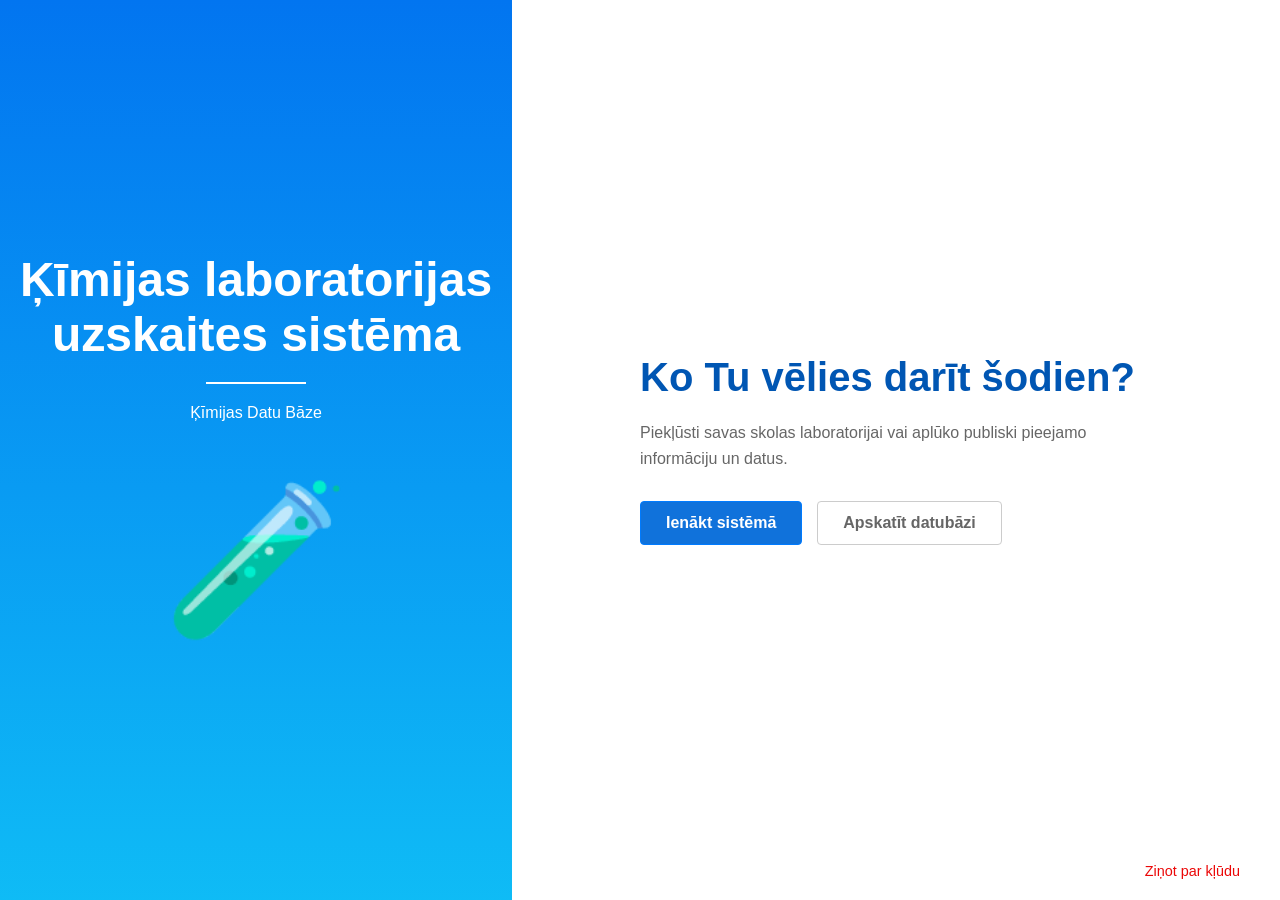
<file: index.html>
<!DOCTYPE html>
<html lang="lv">
<head>
    <meta charset="UTF-8">
    <meta name="viewport" content="width=device-width, initial-scale=1.0">
    <title>Ķīmijas laboratorijas uzskaites sistēma - Sākums</title>
    <link rel="stylesheet" href="css/style.css">
</head>


<body>
    <div class="split-screen">
        <div class="left-side">
            <div class="left-content">
                <h1>Ķīmijas laboratorijas uzskaites sistēma</h1>
                <div class="line"></div>
                <p>Ķīmijas Datu Bāze</p>
                <div class="illustration">🧪</div> 
            </div>
        </div>

        <div class="right-side">
            <div class="right-content">
                <h2>Ko Tu vēlies darīt šodien?</h2>
                <p>Piekļūsti savas skolas laboratorijai vai aplūko publiski pieejamo informāciju un datus.</p>
                
                <div class="button-container">
                    <a href="login.html" class="btn btn-filled">Ienākt sistēmā</a>
                    <a href="database.html" class="btn btn-outline">Apskatīt datubāzi</a>
                </div>
            </div>
            <div class="bottom-link">
                <a href="#">Ziņot par kļūdu</a>
            </div>
        </div>
    </div>
</body>
</html>
</file>
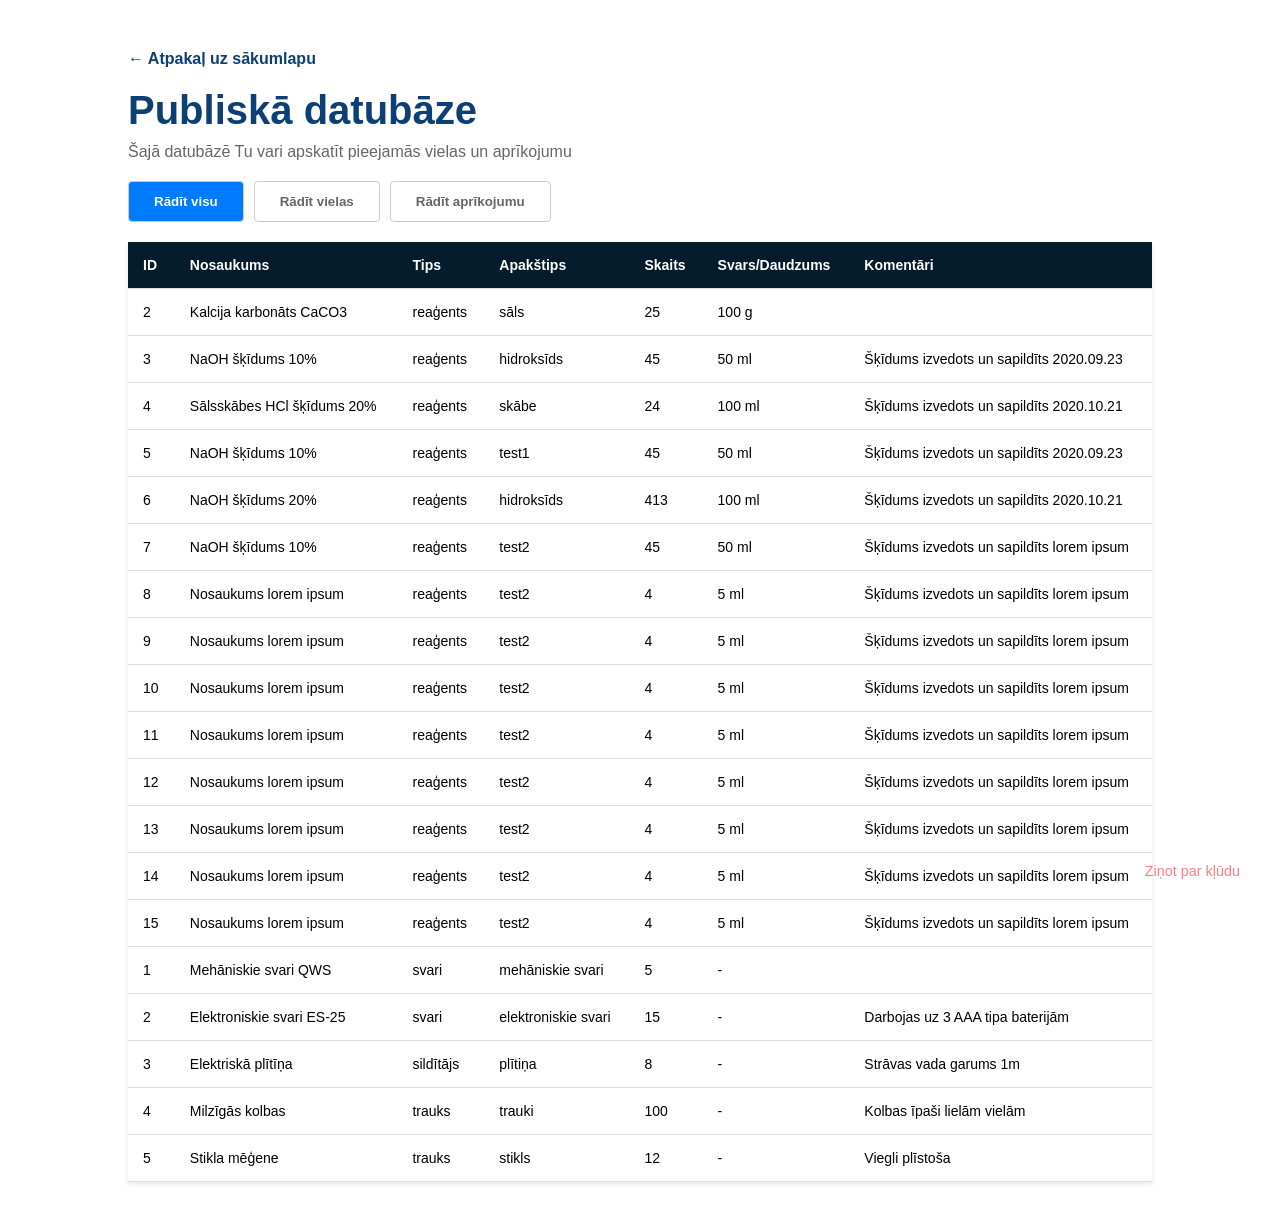
<file: database.html>
<!DOCTYPE html>
<html lang="lv">
<head>
    <meta charset="UTF-8">
    <meta name="viewport" content="width=device-width, initial-scale=1.0">
    <title>Publiskā datubāze</title>
    <link rel="stylesheet" href="css/style.css">

    <style>
        .db-container { padding: 50px 10%; }
        .filter-group { margin: 20px 0; display: flex; gap: 10px; }
        .active-filter { background-color: #007bff !important; color: white !important; }
        .data-table { width: 100%; border-collapse: collapse; margin-top: 20px; box-shadow: 0 2px 5px rgba(0,0,0,0.1); }
        .data-table thead tr { background-color: #051c2c; color: white; text-align: left; }
        .data-table th, .data-table td { padding: 15px; border-bottom: 1px solid #ddd; font-size: 14px; }
        .data-table tbody tr:hover { background-color: #f5f5f5; }
        .back-link { text-decoration: none; color: #0c3f75; font-weight: bold; }
    </style>
</head>

<body>
    <div class="db-container">
        <a href="index.html" class="back-link">← Atpakaļ uz sākumlapu</a>

        <div class="header-section">
            <h2 style="color: #0c3f75; font-size: 2.5rem; margin-bottom: 10px;">Publiskā datubāze</h2>
            <p style="color: #666;">Šajā datubāzē Tu vari apskatīt pieejamās vielas un aprīkojumu</p>
        </div>

        <div class="filter-group">
            <button id="show-all" class="btn btn-outline active-filter">Rādīt visu</button>
            <button id="show-vielas" class="btn btn-outline">Rādīt vielas</button>
            <button id="show-inventars" class="btn btn-outline">Rādīt aprīkojumu</button>
        </div>

        <table class="data-table">
            <thead>
                <tr>
                    <th>ID</th>
                    <th>Nosaukums</th>
                    <th>Tips</th>
                    <th>Apakštips</th>
                    <th>Skaits</th>
                    <th>Svars/Daudzums</th>
                    <th>Komentāri</th>
                </tr>
            </thead>
            <tbody id="table-body">
                </tbody>
        </table>

        <div class="bottom-link" style="margin-top: 30px;">
            <a href="#" style="color: #ff7f7f; text-decoration: none;">Ziņot par kļūdu</a>
        </div>
    </div>

<script>
    async function loadData() {
        try {
            const responseV = await fetch('vielas.json');
            const vielas = await responseV.json();

            const responseI = await fetch('inventars.json');
            const inventars = await responseI.json();

            const tableBody = document.getElementById('table-body');
            const buttons = document.querySelectorAll('.filter-group .btn');

            function renderTable(data) {
                tableBody.innerHTML = ''; 
                data.forEach(item => {
                    const weight = item.daudzums ? `${item.daudzums} ${item.mervienibas || ''}` : '-';
                    
                    const row = `<tr>
                        <td>${item.id}</td>
                        <td>${item.nosaukums}</td>
                        <td>${item.tips}</td>
                        <td>${item.apakstips}</td>
                        <td>${item.skaits}</td>
                        <td>${weight}</td>
                        <td>${item.komentari || ''}</td>
                    </tr>`;
                    tableBody.insertAdjacentHTML('beforeend', row);
                });
            }


            function setActiveButton(id) {
                buttons.forEach(btn => btn.classList.remove('active-filter'));
                document.getElementById(id).classList.add('active-filter');
            }

            renderTable([...vielas, ...inventars]);

            document.getElementById('show-all').addEventListener('click', () => {
                renderTable([...vielas, ...inventars]);
                setActiveButton('show-all');
            });

            document.getElementById('show-vielas').addEventListener('click', () => {
                renderTable(vielas);
                setActiveButton('show-vielas');
            });

            document.getElementById('show-inventars').addEventListener('click', () => {
                renderTable(inventars);
                setActiveButton('show-inventars');
            });

         } catch (error) {
    console.error("Datu ielādes kļūda"); 
}
            
    }

    loadData();
</script>

</body>
</html>
</file>
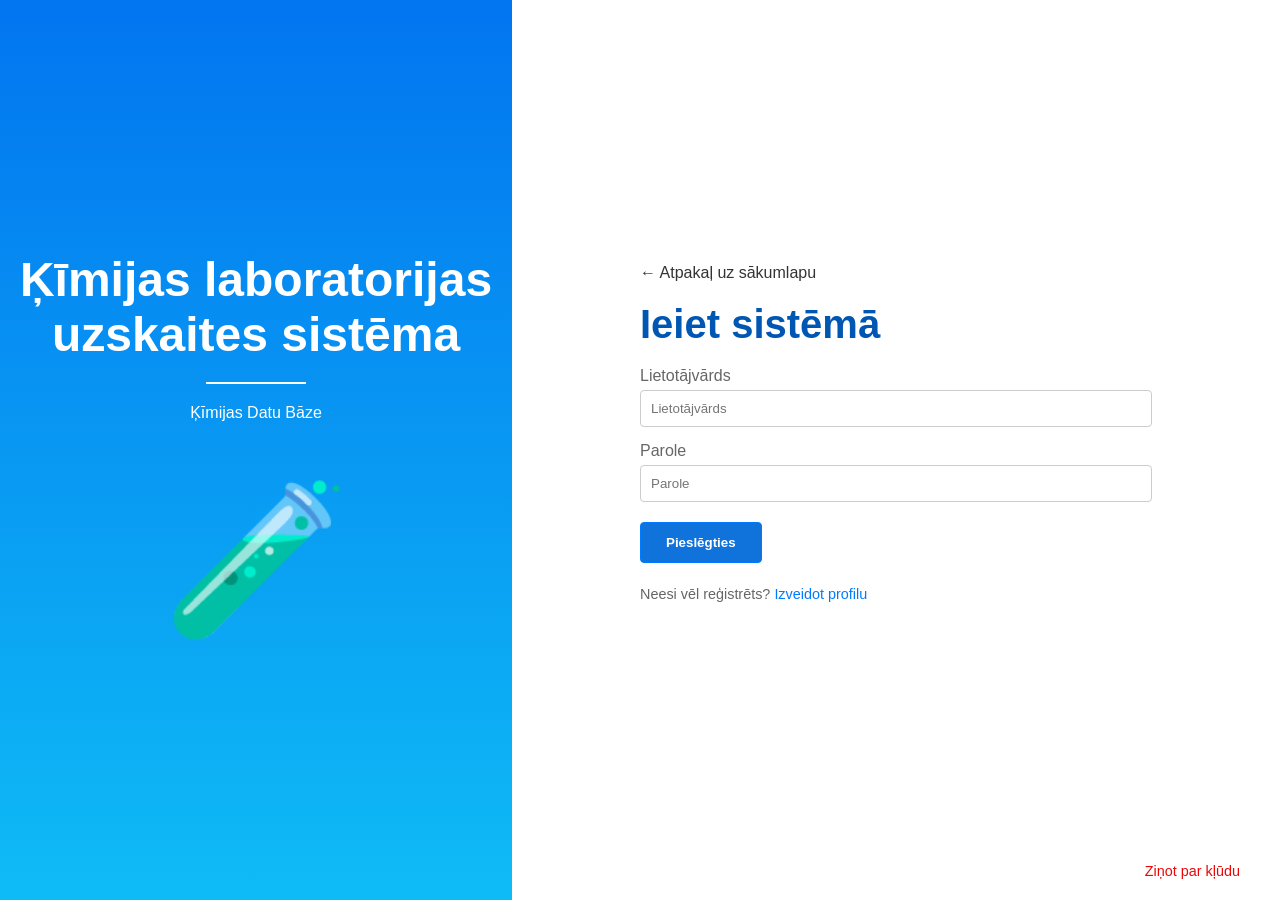
<file: login.html>
<!DOCTYPE html>
<html lang="lv">
<head>
    <meta charset="UTF-8">
    <meta name="viewport" content="width=device-width, initial-scale=1.0">
    <title>Autorizācija</title>
    <link rel="stylesheet" href="css/style.css">
</head>



<body>
    <div class="split-screen">
        <div class="left-side">
            <div class="left-content">
                <h1>Ķīmijas laboratorijas uzskaites sistēma</h1>
                <div class="line"></div>
                <p>Ķīmijas Datu Bāze</p>
                <div class="illustration">🧪</div>
            </div>
        </div>

        <div class="right-side">
            <a href="index.html" class="back-link">← Atpakaļ uz sākumlapu</a>

            <div class="right-content">
                <h2>Ieiet sistēmā</h2>
                <form class="login-form">
                    <div class="input-group" style="margin-bottom: 15px;">
                        <label style="display:block; margin-bottom:5px; color:#666;">Lietotājvārds</label>
                        <input type="text" id="username" placeholder="Lietotājvārds" style="width:100%; padding:10px; border:1px solid #ccc; border-radius:4px;">
                    </div>

                    <div class="input-group" style="margin-bottom: 20px;">
                        <label style="display:block; margin-bottom:5px; color:#666;">Parole</label>
                        <input type="password" id="password" placeholder="Parole" style="width:100%; padding:10px; border:1px solid #ccc; border-radius:4px;">
                    </div>

                    <button type="button" id="login-btn" class="btn btn-filled" style="width: auto; cursor: pointer;">Pieslēgties</button>
                    
                    <p id="error-msg" style="color: red; display: none; margin-top: 10px; font-size: 0.85rem;">Nepareizs lietotājvārds vai parole!</p>
                </form>

                <p style="margin-top: 20px; font-size: 0.9rem; color: #666;">
                    Neesi vēl reģistrēts? <a href="#" style="color: #007bff; text-decoration: none;">Izveidot profilu</a>
                </p>
            </div>

            <div class="bottom-link">
                <a href="#">Ziņot par kļūdu</a>
            </div>
        </div>
    </div>


    <script>
        document.getElementById('login-btn').addEventListener('click', async () => {
            const userInp = document.getElementById('username').value;
            const passInp = document.getElementById('password').value;
            const errorMsg = document.getElementById('error-msg');

            try {
                const response = await fetch('users.json');
                const data = await response.json();
                
                const foundUser = data.users.find(u => u.vards === userInp && u.parole === passInp);

                if (foundUser) {
                    window.location.href = 'database.html';
                } else {
                    errorMsg.style.display = 'block';
                }
            } catch (error) {
                console.error("Kļūda ielādējot lietotājus:", error);
                alert("Nevarēja piekļūt lietotāju datiem!");
            }
        });
    </script>
    
</body>
</html>
</file>
<file: css/style.css>
* {
    margin: 0;
    padding: 0;
    box-sizing: border-box;
    font-family: 'Segoe UI', Tahoma, Geneva, Verdana, sans-serif;
}

body, html {
    height: 100%;
}

.split-screen {
    display: flex;
    height: 100vh;
}


.left-side {
    flex: 1;
    background: linear-gradient(180deg, #0275f0, #03b8f5f3);
    color: white;
    display: flex;
    align-items: center;
    justify-content: center;
    text-align: center;
}

.left-content h1 {
    font-size: 3rem;
    margin-bottom: 10px;
}

.line {
    width: 100px;
    height: 2px;
    background: white;
    margin: 20px auto;
}

.illustration {
    font-size: 150px;
    margin-top: 50px;
}


.right-side {
    flex: 1;
    display: flex;
    flex-direction: column;
    justify-content: center;
    padding: 0 10%;
    position: relative;
}

.right-content h2 {
    color: #0056b3;
    font-size: 2.5rem;
    margin-bottom: 20px;
}

.right-content p {
    color: #666;
    margin-bottom: 30px;
    line-height: 1.6;
}



.button-container {
    display: flex;
    gap: 15px;
}

.btn {
    padding: 12px 25px;
    text-decoration: none;
    border-radius: 4px;
    font-weight: bold;
    transition: 0.3s;
}

.btn-filled {
    background-color: #1072db;
    color: white;
    border: 1px solid #007bff;
}

.btn-outline {
    background-color: white;
    color: #666;
    border: 1px solid #ccc;
}

.btn:hover {
    opacity: 0.8;
}



.bottom-link {
    position: absolute;
    bottom: 20px;
    right: 40px;
}

.bottom-link a {
    color: #eb0707;
    text-decoration: none;
    font-size: 0.9rem;
}




.data-table {
    width: 100%;
    border-collapse: collapse;
    margin-top: 30px;
}

.data-table thead tr {
    background-color: #051c2c;
    color: white;
}

.data-table th, .data-table td {
    padding: 15px;
    text-align: left;
    border-bottom: 1px solid #ddd;
    
}

.back-link {
    text-decoration: none;
    color: #333;
    display: inline-block;
    margin-bottom: 20px;
}
</file>
